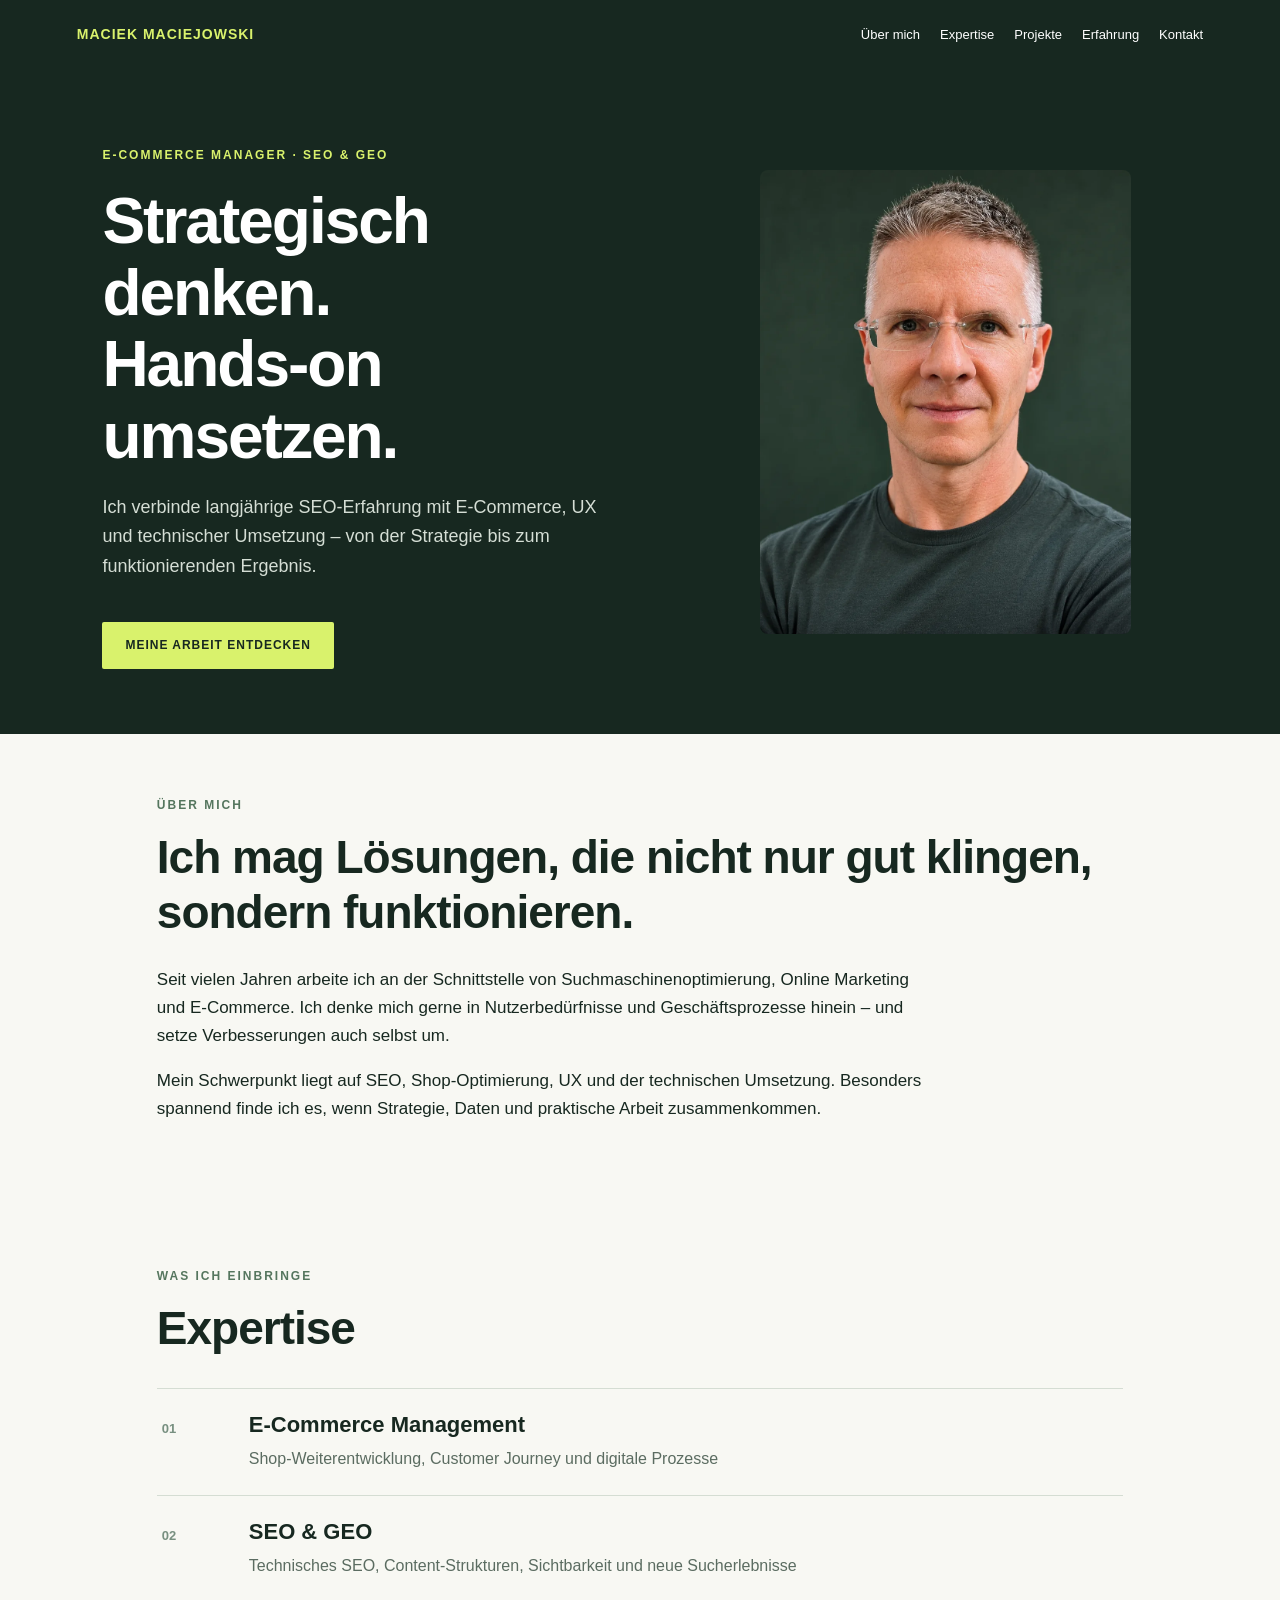
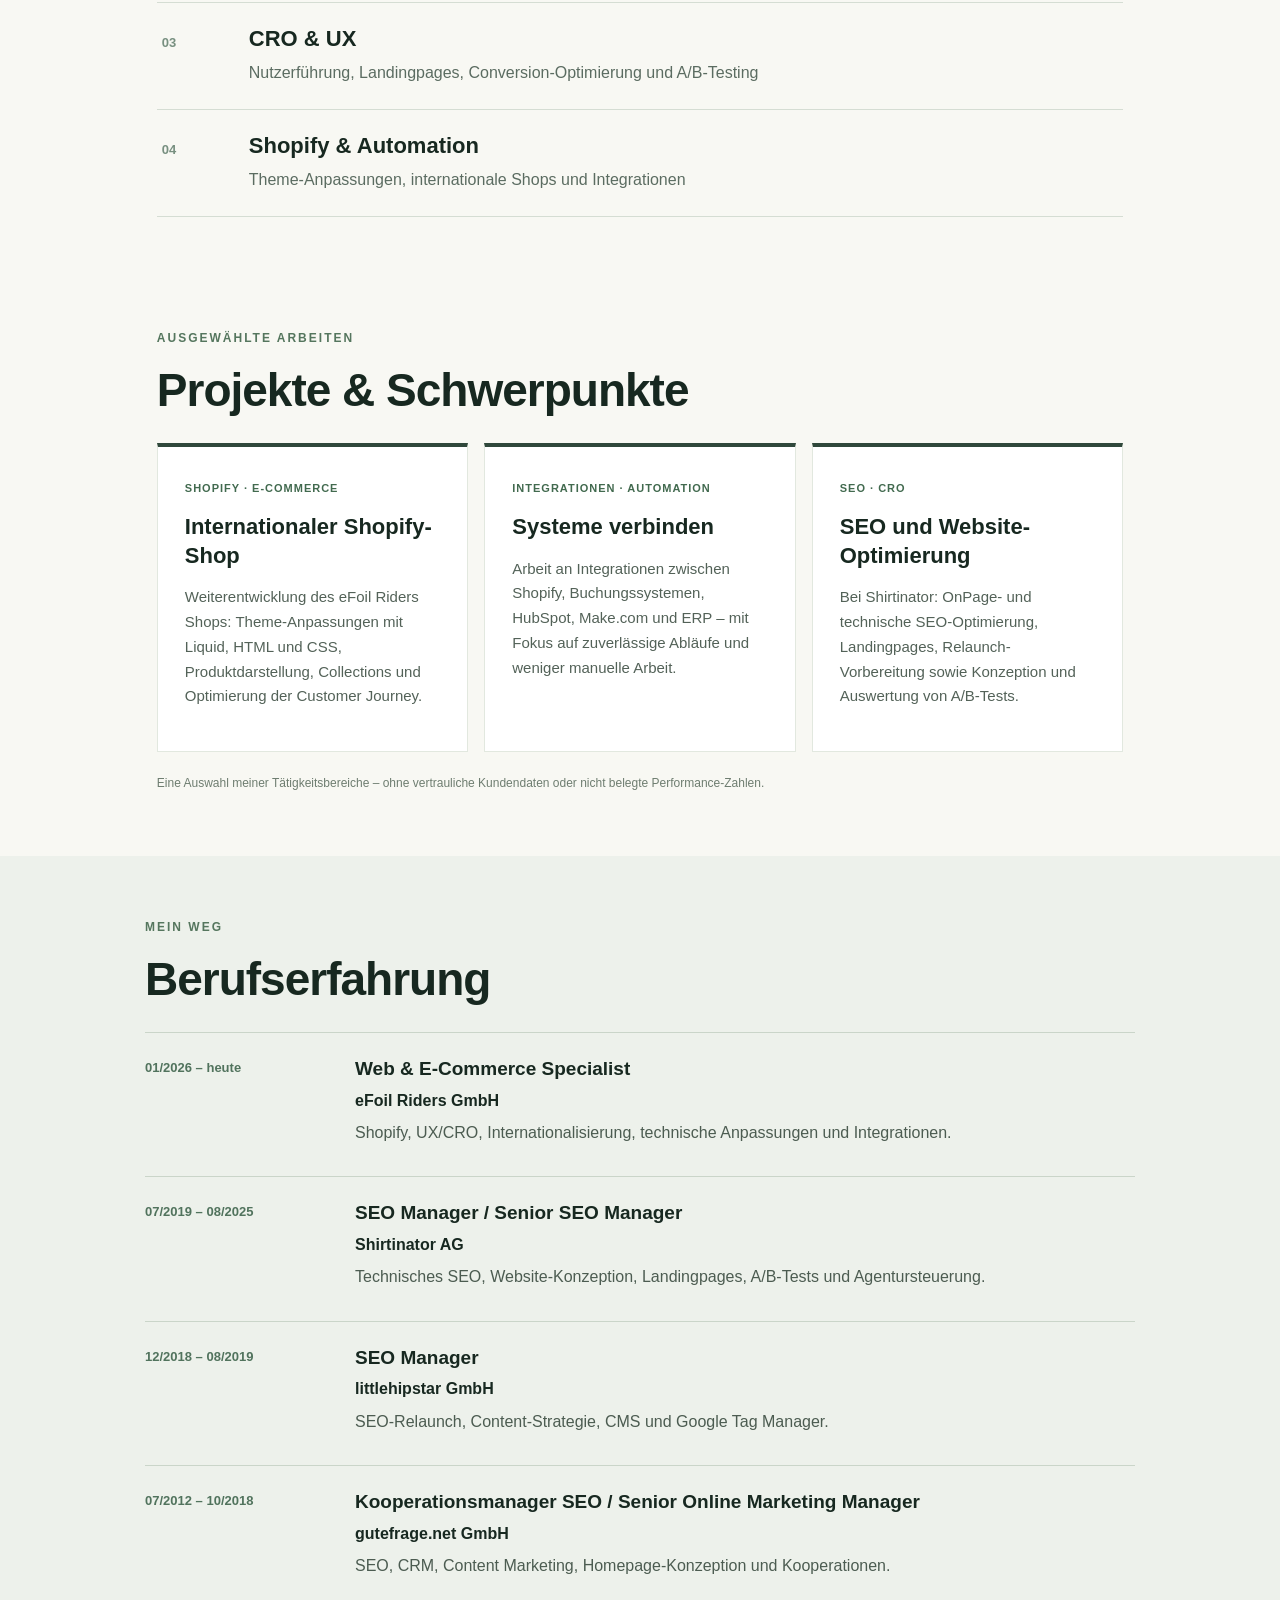
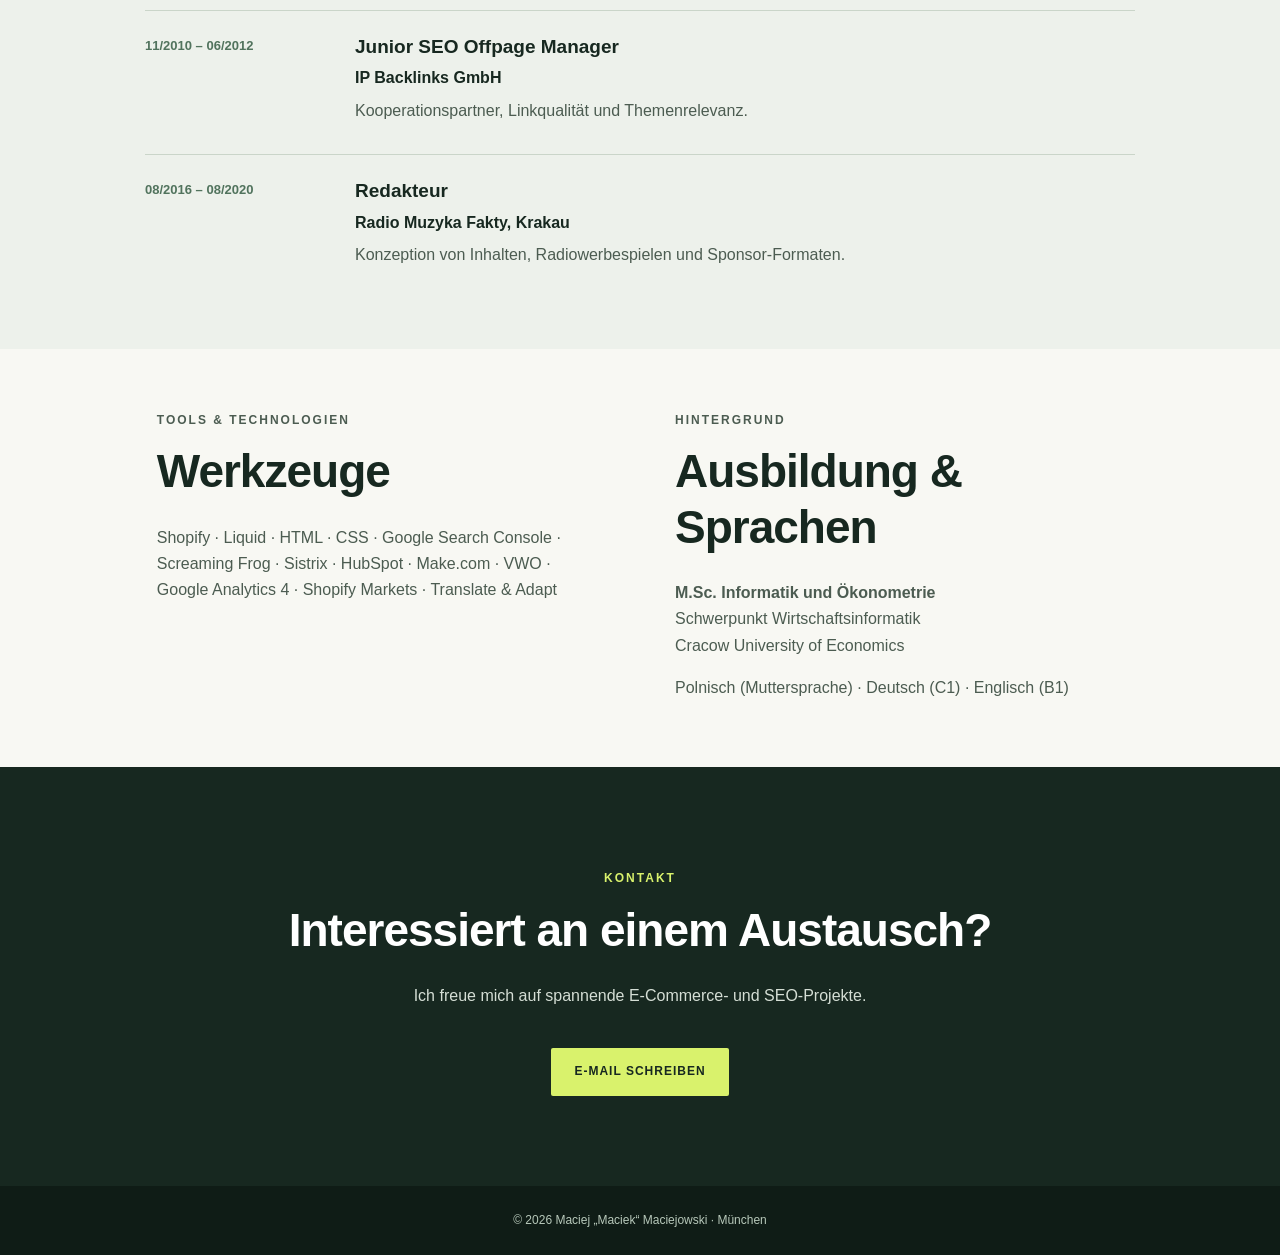
<file: index.html>
<!doctype html>
<html lang="de">
<head>
  <meta charset="utf-8">
  <meta name="viewport" content="width=device-width, initial-scale=1">
  <meta name="description" content="Maciek Maciejowski – E-Commerce Manager mit Schwerpunkt SEO, GEO, Shopify und Conversion-Optimierung.">
  <title>Maciek Maciejowski | E-Commerce & SEO</title>
  <link rel="stylesheet" href="assets/css/style.css">
</head>
<body>
<header class="site-header"><a class="logo" href="#top">MACIEK MACIEJOWSKI</a><nav aria-label="Hauptnavigation"><a href="#about">Über mich</a><a href="#expertise">Expertise</a><a href="#projects">Projekte</a><a href="#experience">Erfahrung</a><a href="#contact">Kontakt</a></nav></header>
<main id="top">
<section class="hero"><div class="hero-copy"><p class="eyebrow">E-COMMERCE MANAGER · SEO & GEO</p><h1>Strategisch denken.<br>Hands-on umsetzen.</h1><p class="hero-description">Ich verbinde langjährige SEO-Erfahrung mit E-Commerce, UX und technischer Umsetzung – von der Strategie bis zum funktionierenden Ergebnis.</p><a class="button" href="#projects">Meine Arbeit entdecken</a></div><div class="hero-image"><img src="assets/images/maciek-portrait.webp" alt="Porträt von Maciek Maciejowski" fetchpriority="high"></div></section>
<section class="content-section" id="about"><p class="eyebrow">ÜBER MICH</p><h2>Ich mag Lösungen, die nicht nur gut klingen, sondern funktionieren.</h2><p>Seit vielen Jahren arbeite ich an der Schnittstelle von Suchmaschinenoptimierung, Online Marketing und E-Commerce. Ich denke mich gerne in Nutzerbedürfnisse und Geschäftsprozesse hinein – und setze Verbesserungen auch selbst um.</p><p>Mein Schwerpunkt liegt auf SEO, Shop-Optimierung, UX und der technischen Umsetzung. Besonders spannend finde ich es, wenn Strategie, Daten und praktische Arbeit zusammenkommen.</p></section>
<section class="content-section expertise-section" id="expertise"><p class="eyebrow">WAS ICH EINBRINGE</p><h2>Expertise</h2><div class="expertise-list"><div class="expertise-item"><span>01</span><div><h3>E-Commerce Management</h3><p>Shop-Weiterentwicklung, Customer Journey und digitale Prozesse</p></div></div><div class="expertise-item"><span>02</span><div><h3>SEO & GEO</h3><p>Technisches SEO, Content-Strukturen, Sichtbarkeit und neue Sucherlebnisse</p></div></div><div class="expertise-item"><span>03</span><div><h3>CRO & UX</h3><p>Nutzerführung, Landingpages, Conversion-Optimierung und A/B-Testing</p></div></div><div class="expertise-item"><span>04</span><div><h3>Shopify & Automation</h3><p>Theme-Anpassungen, internationale Shops und Integrationen</p></div></div></div></section>
<section class="content-section" id="projects"><p class="eyebrow">AUSGEWÄHLTE ARBEITEN</p><h2>Projekte & Schwerpunkte</h2><div class="project-grid"><article class="project"><span class="project-tag">SHOPIFY · E-COMMERCE</span><h3>Internationaler Shopify-Shop</h3><p>Weiterentwicklung des eFoil Riders Shops: Theme-Anpassungen mit Liquid, HTML und CSS, Produktdarstellung, Collections und Optimierung der Customer Journey.</p></article><article class="project"><span class="project-tag">INTEGRATIONEN · AUTOMATION</span><h3>Systeme verbinden</h3><p>Arbeit an Integrationen zwischen Shopify, Buchungssystemen, HubSpot, Make.com und ERP – mit Fokus auf zuverlässige Abläufe und weniger manuelle Arbeit.</p></article><article class="project"><span class="project-tag">SEO · CRO</span><h3>SEO und Website-Optimierung</h3><p>Bei Shirtinator: OnPage- und technische SEO-Optimierung, Landingpages, Relaunch-Vorbereitung sowie Konzeption und Auswertung von A/B-Tests.</p></article></div><p class="section-note">Eine Auswahl meiner Tätigkeitsbereiche – ohne vertrauliche Kundendaten oder nicht belegte Performance-Zahlen.</p></section>
<section class="content-section experience-section" id="experience"><p class="eyebrow">MEIN WEG</p><h2>Berufserfahrung</h2><div class="timeline"><article><span>01/2026 – heute</span><div><h3>Web & E-Commerce Specialist</h3><p class="company">eFoil Riders GmbH</p><p>Shopify, UX/CRO, Internationalisierung, technische Anpassungen und Integrationen.</p></div></article><article><span>07/2019 – 08/2025</span><div><h3>SEO Manager / Senior SEO Manager</h3><p class="company">Shirtinator AG</p><p>Technisches SEO, Website-Konzeption, Landingpages, A/B-Tests und Agentursteuerung.</p></div></article><article><span>12/2018 – 08/2019</span><div><h3>SEO Manager</h3><p class="company">littlehipstar GmbH</p><p>SEO-Relaunch, Content-Strategie, CMS und Google Tag Manager.</p></div></article><article><span>07/2012 – 10/2018</span><div><h3>Kooperationsmanager SEO / Senior Online Marketing Manager</h3><p class="company">gutefrage.net GmbH</p><p>SEO, CRM, Content Marketing, Homepage-Konzeption und Kooperationen.</p></div></article><article><span>11/2010 – 06/2012</span><div><h3>Junior SEO Offpage Manager</h3><p class="company">IP Backlinks GmbH</p><p>Kooperationspartner, Linkqualität und Themenrelevanz.</p></div></article><article><span>08/2016 – 08/2020</span><div><h3>Redakteur</h3><p class="company">Radio Muzyka Fakty, Krakau</p><p>Konzeption von Inhalten, Radiowerbespielen und Sponsor-Formaten.</p></div></article></div></section>
<section class="content-section details-section" id="skills"><div><p class="eyebrow">TOOLS & TECHNOLOGIEN</p><h2>Werkzeuge</h2><p>Shopify · Liquid · HTML · CSS · Google Search Console · Screaming Frog · Sistrix · HubSpot · Make.com · VWO · Google Analytics 4 · Shopify Markets · Translate & Adapt</p></div><div><p class="eyebrow">HINTERGRUND</p><h2>Ausbildung & Sprachen</h2><p><strong>M.Sc. Informatik und Ökonometrie</strong><br>Schwerpunkt Wirtschaftsinformatik<br>Cracow University of Economics</p><p>Polnisch (Muttersprache) · Deutsch (C1) · Englisch (B1)</p></div></section>
<section class="contact-section" id="contact"><p class="eyebrow">KONTAKT</p><h2>Interessiert an einem Austausch?</h2><p>Ich freue mich auf spannende E-Commerce- und SEO-Projekte.</p><a class="button" href="mailto:maciej_maciejowski@o2.pl">E-Mail schreiben</a></section>
</main><footer>© 2026 Maciej „Maciek“ Maciejowski · München</footer>
</body></html>
</file>
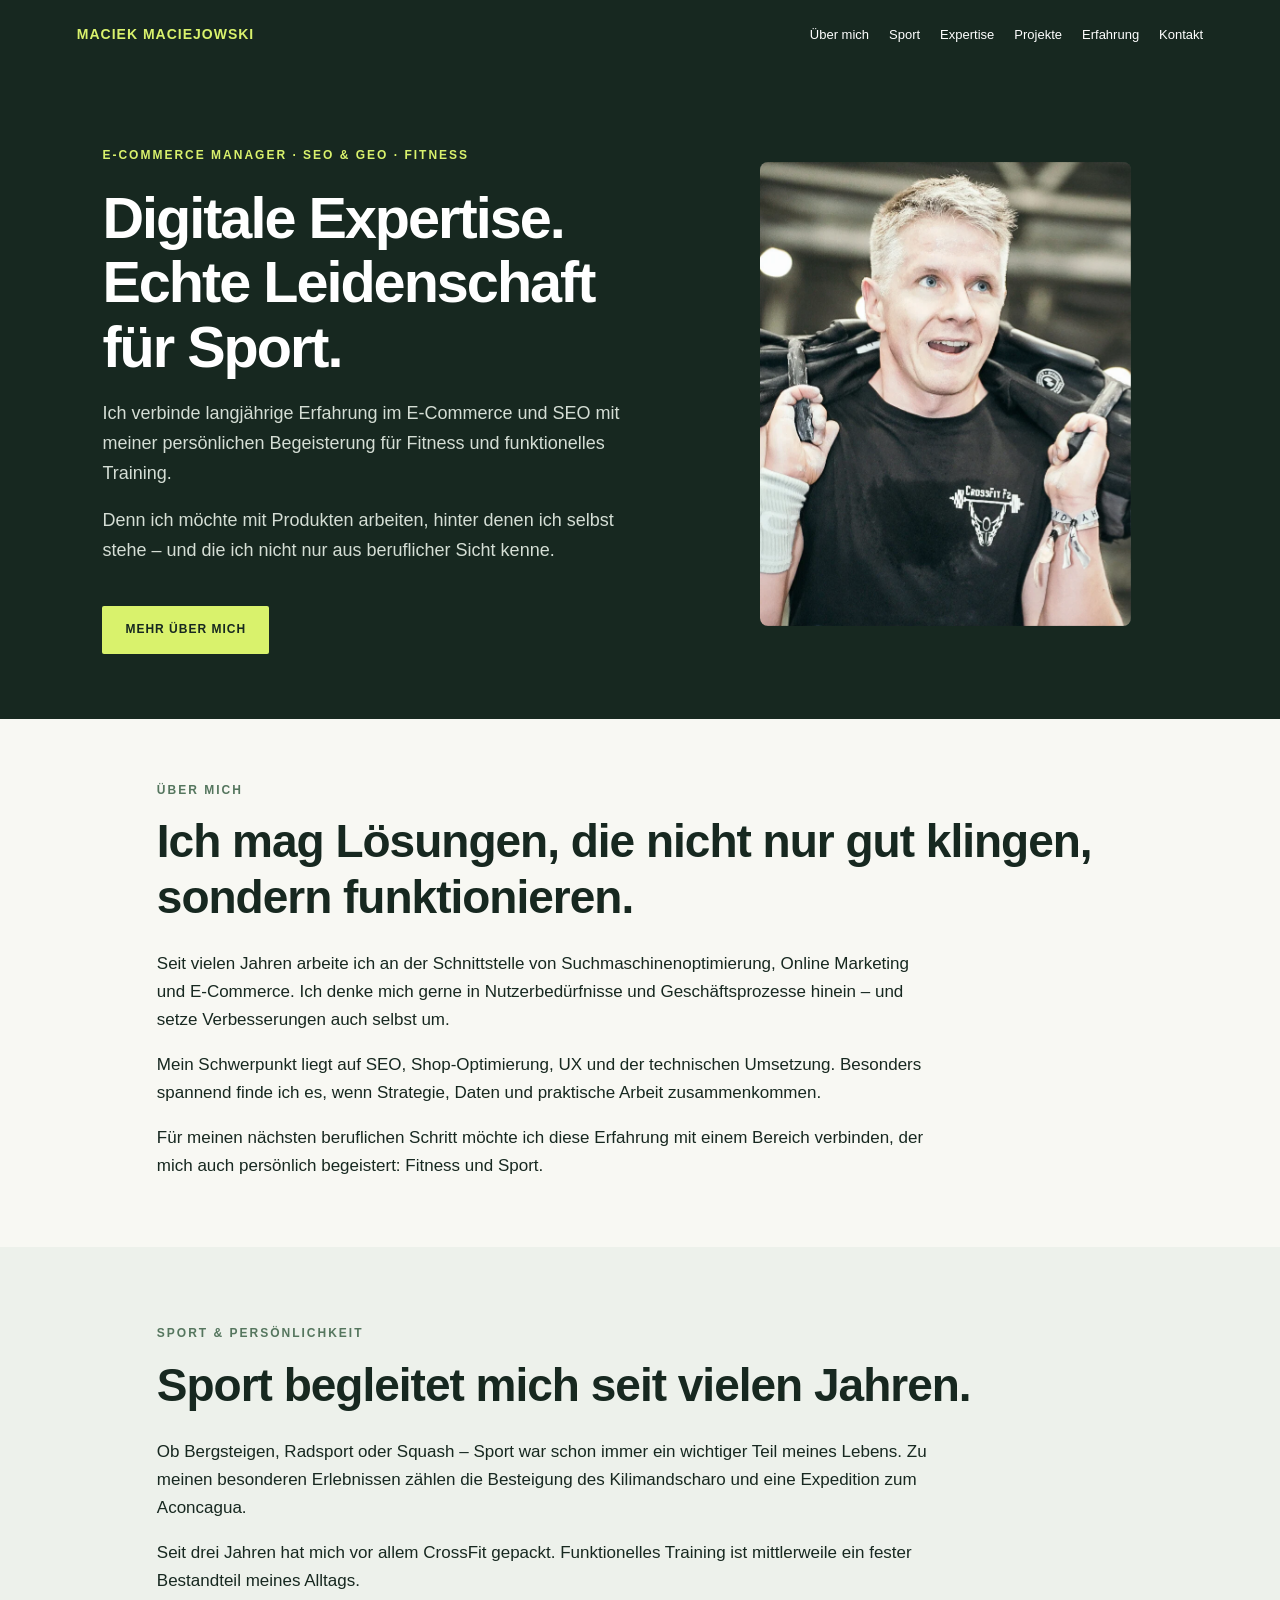
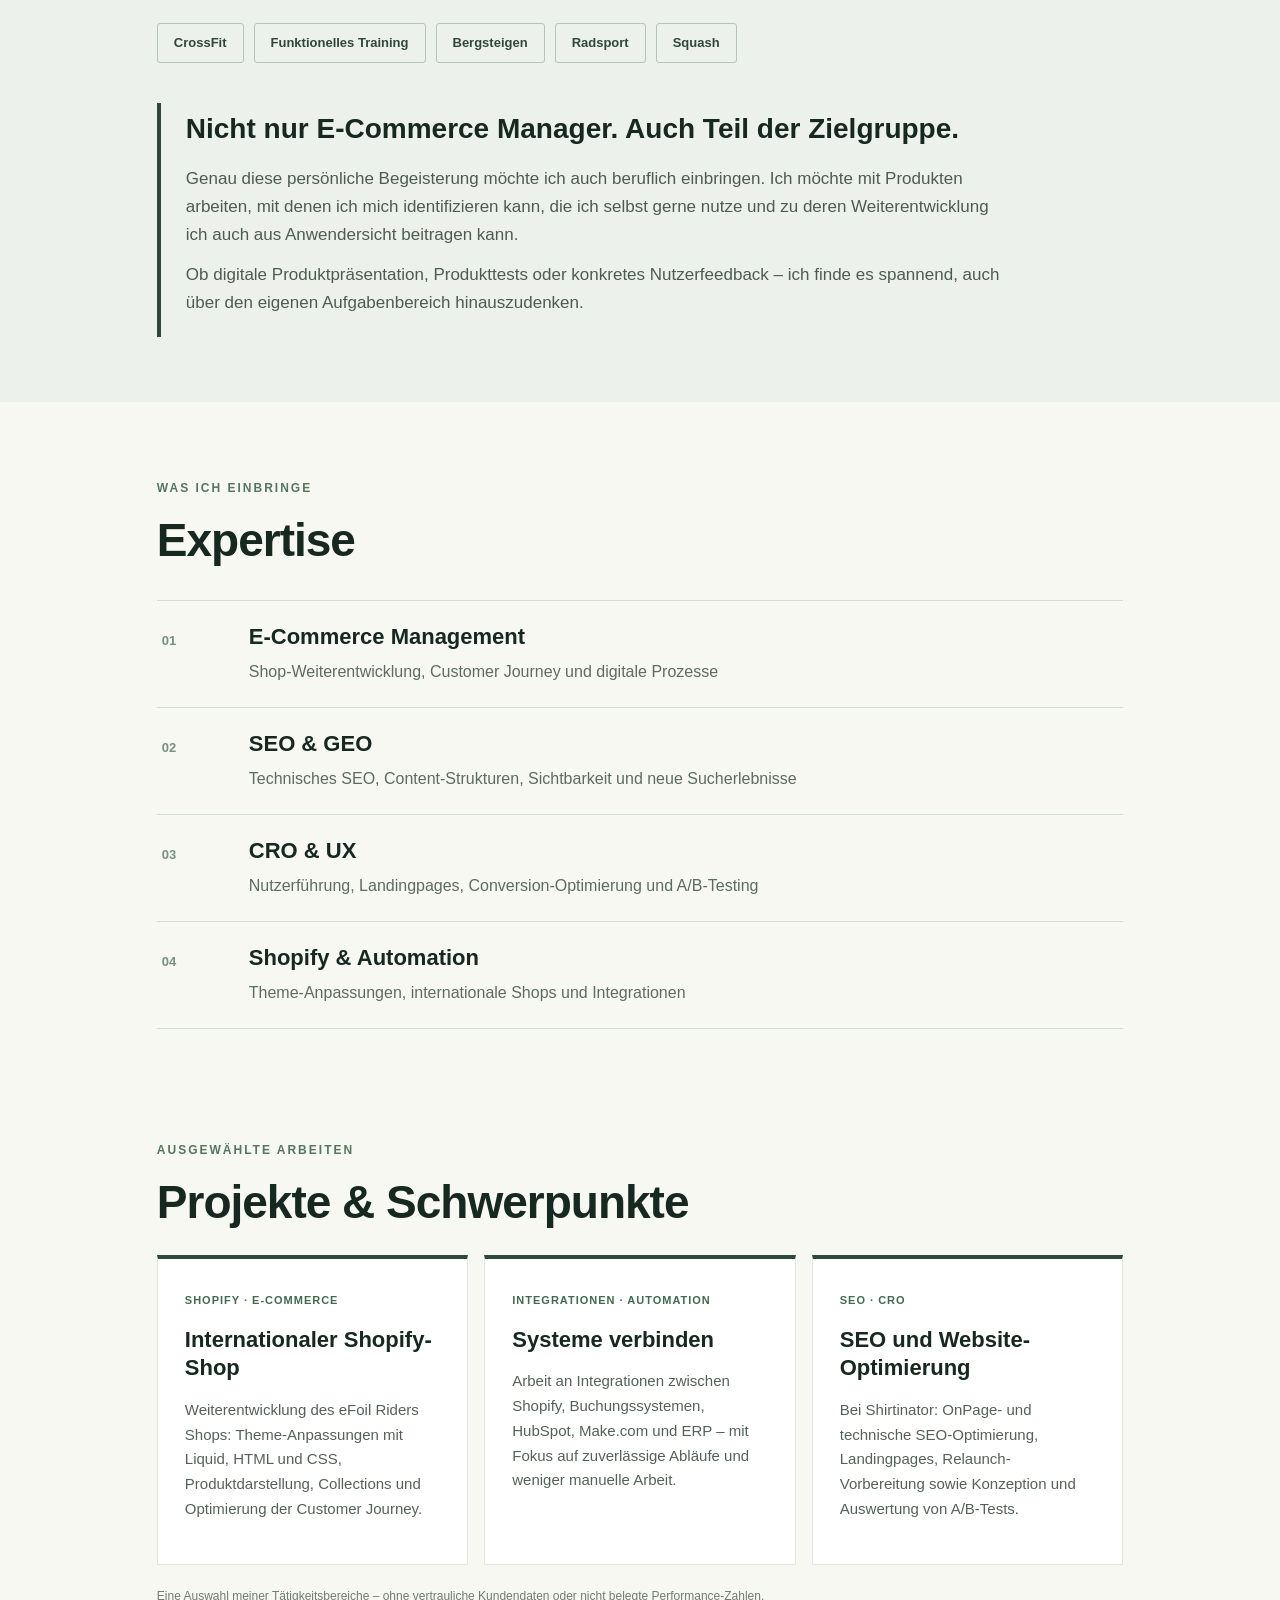
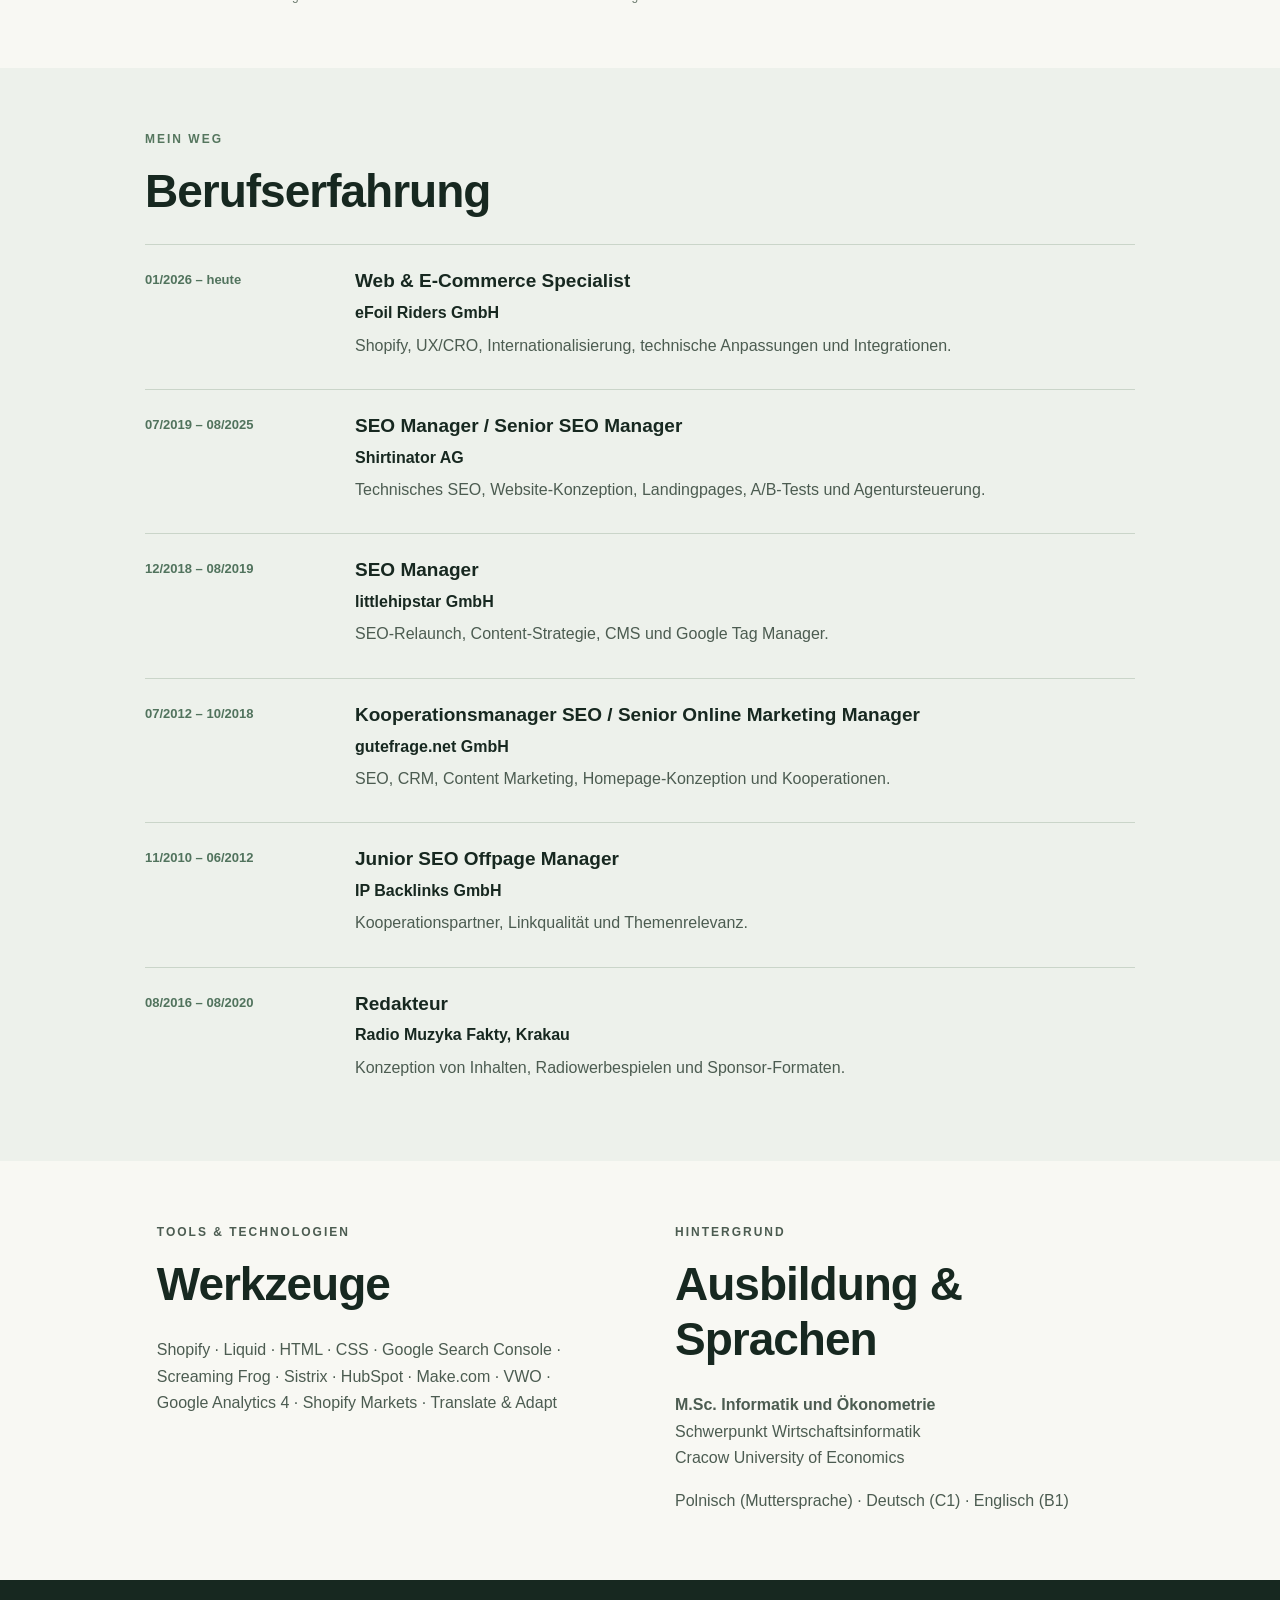
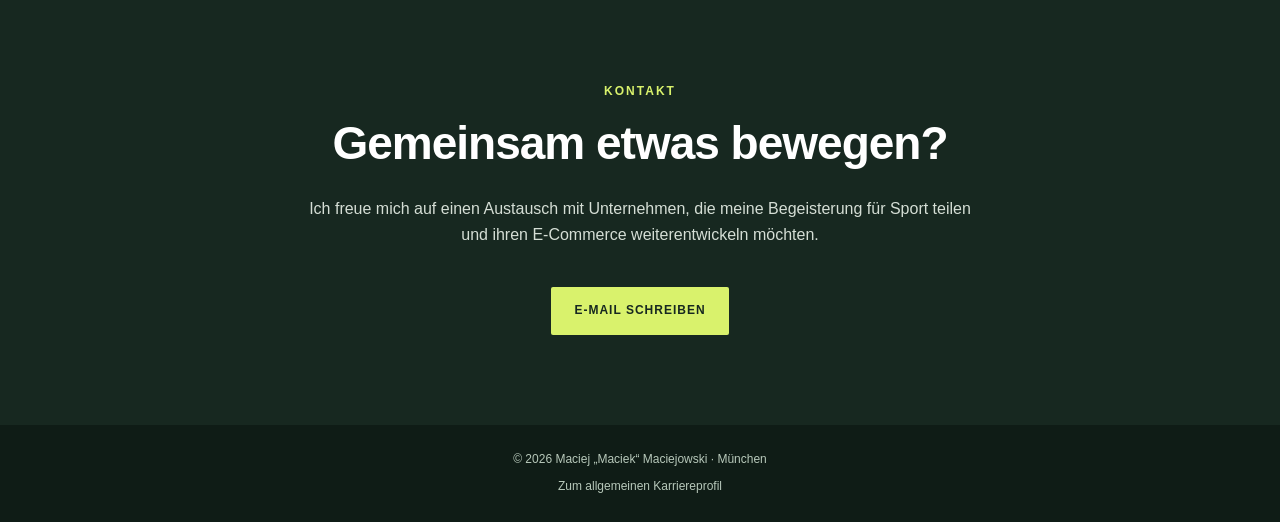
<file: fitness/index.html>
<!doctype html>
<html lang="de">
<head>
    <meta charset="utf-8">
    <meta name="viewport" content="width=device-width, initial-scale=1">
    <meta name="description" content="Maciek Maciejowski – E-Commerce Manager mit Schwerpunkt SEO, GEO und Shopify. Digitale Expertise und persönliche Leidenschaft für Fitness und Sport.">
    <title>Maciek Maciejowski | E-Commerce & Fitness</title>
    <link rel="stylesheet" href="../assets/css/style.css">
    <link rel="stylesheet" href="../assets/css/fitness.css">
</head>

<body class="fitness-page">

<header class="site-header">
    <a class="logo" href="#top">MACIEK MACIEJOWSKI</a>
    <nav aria-label="Hauptnavigation">
        <a href="#about">Über mich</a>
        <a href="#sport">Sport</a>
        <a href="#expertise">Expertise</a>
        <a href="#projects">Projekte</a>
        <a href="#experience">Erfahrung</a>
        <a href="#contact">Kontakt</a>
    </nav>
</header>

<main id="top">

    <section class="hero">
        <div class="hero-copy">
            <p class="eyebrow">E-COMMERCE MANAGER · SEO & GEO · FITNESS</p>

            <h1>Digitale Expertise.<br>Echte Leidenschaft für Sport.</h1>

            <p class="hero-description">
                Ich verbinde langjährige Erfahrung im E-Commerce und SEO
                mit meiner persönlichen Begeisterung für Fitness und
                funktionelles Training.
            </p>

            <p class="hero-description">
                Denn ich möchte mit Produkten arbeiten, hinter denen
                ich selbst stehe – und die ich nicht nur aus
                beruflicher Sicht kenne.
            </p>

            <a class="button" href="#about">Mehr über mich</a>
        </div>

        <div class="hero-image fitness-portrait">
            <img
                class="portrait-business"
                src="../assets/images/maciek-portrait.webp"
                alt="Porträt von Maciek Maciejowski"
                fetchpriority="high">

            <img
                class="portrait-sport"
                src="../assets/images/maciek-fitness.webp"
                alt="Maciek Maciejowski beim HYROX in Wien">
        </div>
    </section>

    <section class="content-section" id="about">
        <p class="eyebrow">ÜBER MICH</p>

        <h2>Ich mag Lösungen, die nicht nur gut klingen, sondern funktionieren.</h2>

        <p>
            Seit vielen Jahren arbeite ich an der Schnittstelle von
            Suchmaschinenoptimierung, Online Marketing und E-Commerce.
            Ich denke mich gerne in Nutzerbedürfnisse und Geschäftsprozesse
            hinein – und setze Verbesserungen auch selbst um.
        </p>

        <p>
            Mein Schwerpunkt liegt auf SEO, Shop-Optimierung, UX und der
            technischen Umsetzung. Besonders spannend finde ich es,
            wenn Strategie, Daten und praktische Arbeit zusammenkommen.
        </p>

        <p>
            Für meinen nächsten beruflichen Schritt möchte ich diese
            Erfahrung mit einem Bereich verbinden, der mich auch
            persönlich begeistert: Fitness und Sport.
        </p>
    </section>

    <section class="sport-section" id="sport">
        <div class="sport-inner">

            <p class="eyebrow">SPORT & PERSÖNLICHKEIT</p>

            <h2>Sport begleitet mich seit vielen Jahren.</h2>

            <p>
                Ob Bergsteigen, Radsport oder Squash – Sport war schon
                immer ein wichtiger Teil meines Lebens. Zu meinen
                besonderen Erlebnissen zählen die Besteigung des
                Kilimandscharo und eine Expedition zum Aconcagua.
            </p>

            <p>
                Seit drei Jahren hat mich vor allem CrossFit gepackt.
                Funktionelles Training ist mittlerweile ein fester
                Bestandteil meines Alltags.
            </p>

            <div class="sport-tags">
                <span>CrossFit</span>
                <span>Funktionelles Training</span>
                <span>Bergsteigen</span>
                <span>Radsport</span>
                <span>Squash</span>
            </div>

            <div class="sport-statement">
                <h3>Nicht nur E-Commerce Manager. Auch Teil der Zielgruppe.</h3>

                <p>
                    Genau diese persönliche Begeisterung möchte ich auch
                    beruflich einbringen. Ich möchte mit Produkten arbeiten,
                    mit denen ich mich identifizieren kann, die ich selbst
                    gerne nutze und zu deren Weiterentwicklung ich auch
                    aus Anwendersicht beitragen kann.
                </p>

                <p>
                    Ob digitale Produktpräsentation, Produkttests oder
                    konkretes Nutzerfeedback – ich finde es spannend,
                    auch über den eigenen Aufgabenbereich hinauszudenken.
                </p>
            </div>

        </div>
    </section>

    <section class="content-section expertise-section" id="expertise">
        <p class="eyebrow">WAS ICH EINBRINGE</p>
        <h2>Expertise</h2>

        <div class="expertise-list">

            <div class="expertise-item">
                <span>01</span>
                <div>
                    <h3>E-Commerce Management</h3>
                    <p>Shop-Weiterentwicklung, Customer Journey und digitale Prozesse</p>
                </div>
            </div>

            <div class="expertise-item">
                <span>02</span>
                <div>
                    <h3>SEO & GEO</h3>
                    <p>Technisches SEO, Content-Strukturen, Sichtbarkeit und neue Sucherlebnisse</p>
                </div>
            </div>

            <div class="expertise-item">
                <span>03</span>
                <div>
                    <h3>CRO & UX</h3>
                    <p>Nutzerführung, Landingpages, Conversion-Optimierung und A/B-Testing</p>
                </div>
            </div>

            <div class="expertise-item">
                <span>04</span>
                <div>
                    <h3>Shopify & Automation</h3>
                    <p>Theme-Anpassungen, internationale Shops und Integrationen</p>
                </div>
            </div>

        </div>
    </section>

    <section class="content-section" id="projects">
        <p class="eyebrow">AUSGEWÄHLTE ARBEITEN</p>
        <h2>Projekte & Schwerpunkte</h2>

        <div class="project-grid">

            <article class="project">
                <span class="project-tag">SHOPIFY · E-COMMERCE</span>
                <h3>Internationaler Shopify-Shop</h3>
                <p>
                    Weiterentwicklung des eFoil Riders Shops:
                    Theme-Anpassungen mit Liquid, HTML und CSS,
                    Produktdarstellung, Collections und Optimierung
                    der Customer Journey.
                </p>
            </article>

            <article class="project">
                <span class="project-tag">INTEGRATIONEN · AUTOMATION</span>
                <h3>Systeme verbinden</h3>
                <p>
                    Arbeit an Integrationen zwischen Shopify,
                    Buchungssystemen, HubSpot, Make.com und ERP –
                    mit Fokus auf zuverlässige Abläufe und weniger
                    manuelle Arbeit.
                </p>
            </article>

            <article class="project">
                <span class="project-tag">SEO · CRO</span>
                <h3>SEO und Website-Optimierung</h3>
                <p>
                    Bei Shirtinator: OnPage- und technische
                    SEO-Optimierung, Landingpages, Relaunch-Vorbereitung
                    sowie Konzeption und Auswertung von A/B-Tests.
                </p>
            </article>

        </div>

        <p class="section-note">
            Eine Auswahl meiner Tätigkeitsbereiche – ohne vertrauliche
            Kundendaten oder nicht belegte Performance-Zahlen.
        </p>
    </section>

    <section class="content-section experience-section" id="experience">
        <p class="eyebrow">MEIN WEG</p>
        <h2>Berufserfahrung</h2>

        <div class="timeline">

            <article>
                <span>01/2026 – heute</span>
                <div>
                    <h3>Web & E-Commerce Specialist</h3>
                    <p class="company">eFoil Riders GmbH</p>
                    <p>Shopify, UX/CRO, Internationalisierung, technische Anpassungen und Integrationen.</p>
                </div>
            </article>

            <article>
                <span>07/2019 – 08/2025</span>
                <div>
                    <h3>SEO Manager / Senior SEO Manager</h3>
                    <p class="company">Shirtinator AG</p>
                    <p>Technisches SEO, Website-Konzeption, Landingpages, A/B-Tests und Agentursteuerung.</p>
                </div>
            </article>

            <article>
                <span>12/2018 – 08/2019</span>
                <div>
                    <h3>SEO Manager</h3>
                    <p class="company">littlehipstar GmbH</p>
                    <p>SEO-Relaunch, Content-Strategie, CMS und Google Tag Manager.</p>
                </div>
            </article>

            <article>
                <span>07/2012 – 10/2018</span>
                <div>
                    <h3>Kooperationsmanager SEO / Senior Online Marketing Manager</h3>
                    <p class="company">gutefrage.net GmbH</p>
                    <p>SEO, CRM, Content Marketing, Homepage-Konzeption und Kooperationen.</p>
                </div>
            </article>

            <article>
                <span>11/2010 – 06/2012</span>
                <div>
                    <h3>Junior SEO Offpage Manager</h3>
                    <p class="company">IP Backlinks GmbH</p>
                    <p>Kooperationspartner, Linkqualität und Themenrelevanz.</p>
                </div>
            </article>

            <article>
                <span>08/2016 – 08/2020</span>
                <div>
                    <h3>Redakteur</h3>
                    <p class="company">Radio Muzyka Fakty, Krakau</p>
                    <p>Konzeption von Inhalten, Radiowerbespielen und Sponsor-Formaten.</p>
                </div>
            </article>

        </div>
    </section>

    <section class="content-section details-section" id="skills">

        <div>
            <p class="eyebrow">TOOLS & TECHNOLOGIEN</p>
            <h2>Werkzeuge</h2>
            <p>
                Shopify · Liquid · HTML · CSS · Google Search Console ·
                Screaming Frog · Sistrix · HubSpot · Make.com · VWO ·
                Google Analytics 4 · Shopify Markets · Translate & Adapt
            </p>
        </div>

        <div>
            <p class="eyebrow">HINTERGRUND</p>
            <h2>Ausbildung & Sprachen</h2>
            <p>
                <strong>M.Sc. Informatik und Ökonometrie</strong><br>
                Schwerpunkt Wirtschaftsinformatik<br>
                Cracow University of Economics
            </p>
            <p>
                Polnisch (Muttersprache) · Deutsch (C1) · Englisch (B1)
            </p>
        </div>

    </section>

    <section class="contact-section" id="contact">
        <p class="eyebrow">KONTAKT</p>

        <h2>Gemeinsam etwas bewegen?</h2>

        <p>
            Ich freue mich auf einen Austausch mit Unternehmen,
            die meine Begeisterung für Sport teilen und ihren
            E-Commerce weiterentwickeln möchten.
        </p>

        <a class="button" href="mailto:maciej_maciejowski@o2.pl">
            E-Mail schreiben
        </a>
    </section>

</main>

<footer>
    © 2026 Maciej „Maciek“ Maciejowski · München
    <br>
    <a class="profile-link" href="../">Zum allgemeinen Karriereprofil</a>
</footer>

</body>
</html>
</file>
<file: assets/css/style.css>
:root {
    --dark:#172820;
    --green:#30483b;
    --lime:#d9f26c;
    --light:#f8f8f3;
    --muted:#5b6c61;
}

* {
    box-sizing:border-box;
}

html {
    scroll-behavior:smooth;
}

body {
    margin:0;
    background:var(--light);
    color:var(--dark);
    font-family:Arial,Helvetica,sans-serif;
    line-height:1.65;
}

a {
    color:inherit;
}

.site-header {
    background:var(--dark);
    color:white;
    padding:23px 6%;
    display:flex;
    align-items:center;
    justify-content:space-between;
    gap:22px;
}

.logo {
    font-weight:800;
    color:var(--lime);
    text-decoration:none;
    letter-spacing:1px;
    font-size:14px;
    white-space:nowrap;
}

nav {
    display:flex;
    flex-wrap:wrap;
    gap:20px;
}

nav a {
    text-decoration:none;
    font-size:13px;
}

nav a:hover {
    color:var(--lime);
}

.hero {
    min-height:640px;
    background:var(--dark);
    color:white;
    display:grid;
    grid-template-columns:1.2fr 1fr;
    align-items:center;
    gap:55px;
    padding:65px 8%;
}

.eyebrow {
    font-size:12px;
    letter-spacing:2px;
    font-weight:800;
    color:#55765e;
}

.hero .eyebrow,.contact-section .eyebrow {
    color:var(--lime);
}

h1 {
    font-size:clamp(38px,5vw,68px);
    letter-spacing:-2px;
    line-height:1.12;
    margin:20px 0;
}

h2 {
    font-size:clamp(30px,4vw,46px);
    line-height:1.2;
    letter-spacing:-1px;
    margin:14px 0 25px;
}

h3 {
    line-height:1.3;
}

.hero-description {
    font-size:18px;
    color:#d5ded5;
    max-width:510px;
}

.button {
    display:inline-block;
    background:var(--lime);
    color:var(--dark);
    padding:14px 23px;
    margin-top:22px;
    text-decoration:none;
    text-transform:uppercase;
    letter-spacing:1px;
    font-size:12px;
    font-weight:800;
    border-radius:2px;
}

.button:hover {
    background:white;
}

.hero-image {
    width:80%;
    max-width:380px;
    aspect-ratio:4/5;
    background:var(--green);
    border-radius:8px;
    overflow:hidden;
    justify-self:center;
}

.hero-image img {
    width:100%;
    height:100%;
    object-fit:cover;
    object-position:center;
    display:block;
}

.content-section {
    max-width:1120px;
    margin:auto;
    padding:50px 6%;
}

.content-section>p:not(.eyebrow) {
    max-width:780px;
    font-size:17px;
}

.expertise-section {
    padding-top:65px;
}

.expertise-list {
    margin-top:32px;
    border-top:1px solid #d5ddd3;
}

.expertise-item {
    display:grid;
    grid-template-columns:65px 1fr;
    gap:22px;
    padding:22px 5px;
    border-bottom:1px solid #d5ddd3;
}

.expertise-item>span {
    font-size:13px;
    color:#789080;
    font-weight:bold;
    padding-top:7px;
}

.expertise-item h3 {
    margin:0;
    font-size:22px;
}

.expertise-item p {
    margin:7px 0 0;
    color:var(--muted);
}

.project-grid {
    display:grid;
    grid-template-columns:repeat(3,1fr);
    gap:16px;
}

.project {
    background:white;
    border:1px solid #e2e8df;
    padding:27px;
    border-top:4px solid var(--green);
}

.project h3 {
    font-size:22px;
    margin:13px 0;
}

.project p {
    color:#536258;
    font-size:15px;
}

.project-tag {
    font-size:11px;
    letter-spacing:1px;
    font-weight:bold;
    color:#426a4f;
}

.section-note {
    color:#6e7d70;
    font-size:12px!important;
    margin-top:22px;
}

.experience-section {
    background:#edf1eb;
    max-width:none;
    padding-left:max(6%,calc((100% - 990px)/2));
    padding-right:max(6%,calc((100% - 990px)/2));
}

.timeline article {
    display:grid;
    grid-template-columns:180px 1fr;
    gap:30px;
    border-top:1px solid #cad5c9;
    padding:24px 0;
}

.timeline article>span {
    color:#51735d;
    font-size:13px;
    font-weight:bold;
}

.timeline h3 {
    margin:0;
    font-size:19px;
}

.timeline p {
    margin:6px 0;
    color:#4c5c51;
}

.timeline .company {
    color:var(--dark);
    font-weight:bold;
}

.details-section {
    display:grid;
    grid-template-columns:1fr 1fr;
    gap:70px;
}

.details-section p {
    color:#4c5c51;
}

.contact-section {
    text-align:center;
    background:var(--dark);
    color:white;
    padding:90px 6%;
}

.contact-section p:not(.eyebrow) {
    color:#d5ded5;
}

footer {
    text-align:center;
    background:#0f1c16;
    color:#b7c8ba;
    padding:25px;
    font-size:12px;
}

@media(max-width:850px) {
    .hero {
        gap:20px;
        padding:60px 6%;
    }
    .project-grid {
        grid-template-columns:1fr;
    }
    .details-section {
        gap:35px;
    }
}

@media(max-width:680px) {
    .site-header {
        flex-direction:column;
        align-items:flex-start;
    }
    nav {
        gap:12px 17px;
    }
    .hero {
        grid-template-columns:1fr;
        gap:40px;
        min-height:auto;
        padding:25px 6% 55px;
    }
    .hero-image {
        width:80%;
        max-width:340px;
    }
    .hero .button {
        display:table;
        margin:24px auto 0;
        text-align:center;
    }
    .content-section {
        padding:65px 6%;
    }
    .timeline article {
        grid-template-columns:1fr;
        gap:7px;
    }
    .details-section {
        grid-template-columns:1fr;
    }
    .expertise-item {
        grid-template-columns:38px 1fr;
        gap:10px;
    }
    .expertise-item h3 {
        font-size:19px;
    }
}
</file>
<file: assets/css/fitness.css>
/* =========================================
   FITNESS PROFILE
   ========================================= */


/* Hero */

.fitness-page .hero h1 {
    font-size: clamp(36px, 4.5vw, 62px);
}

.fitness-page .hero-description {
    max-width: 560px;
}


/* Portrait crossfade */

.fitness-portrait {
    position: relative;
    isolation: isolate;
}

.fitness-portrait img {
    position: absolute;
    inset: 0;
    width: 100%;
    height: 100%;
    object-fit: cover;
}

.fitness-portrait .portrait-business {
    z-index: 1;
}

.fitness-portrait .portrait-sport {
    z-index: 2;
    object-position: center top;
    opacity: 0;
    animation: sport-reveal 1.8s ease-in-out 6s forwards;
}

@keyframes sport-reveal {
    from {
        opacity: 0;
    }

    to {
        opacity: 1;
    }
}


/* Sport section */

.sport-section {
    background: #edf1eb;
}

.sport-inner {
    max-width: 1120px;
    margin: auto;
    padding: 65px 6%;
}

.sport-inner > p:not(.eyebrow) {
    max-width: 780px;
    font-size: 17px;
}


/* Sport tags */

.sport-tags {
    display: flex;
    flex-wrap: wrap;
    gap: 10px;
    margin: 28px 0 40px;
}

.sport-tags span {
    display: inline-block;
    padding: 8px 16px;
    border: 1px solid #b5c5b5;
    border-radius: 3px;
    background: transparent;
    color: var(--green);
    font-size: 13px;
    font-weight: 600;
}


/* Personal statement */

.sport-statement {
    max-width: 850px;
    border-left: 4px solid var(--green);
    padding: 8px 0 8px 25px;
}

.sport-statement h3 {
    font-size: clamp(22px, 3vw, 28px);
    margin: 0 0 18px;
}

.sport-statement p {
    color: #4c5c51;
    font-size: 17px;
    margin: 12px 0;
}


/* Contact */

.fitness-page .contact-section p:not(.eyebrow) {
    max-width: 680px;
    margin-left: auto;
    margin-right: auto;
}


/* Footer */

.profile-link {
    display: inline-block;
    margin-top: 8px;
    color: #b7c8ba;
    text-decoration: none;
}

.profile-link:hover {
    color: var(--lime);
}


/* Mobile */

@media (max-width: 680px) {

    .fitness-page .hero h1 {
        font-size: clamp(34px, 8vw, 48px);
    }

    .sport-inner {
        padding: 55px 6%;
    }

    .sport-tags {
        gap: 8px;
    }

    .sport-tags span {
        font-size: 12px;
        padding: 7px 12px;
    }

    .sport-statement {
        padding-left: 18px;
    }
}


/* Accessibility */

@media (prefers-reduced-motion: reduce) {

    .fitness-portrait .portrait-sport {
        animation: none;
        opacity: 1;
    }

    html {
        scroll-behavior: auto;
    }
}
</file>
